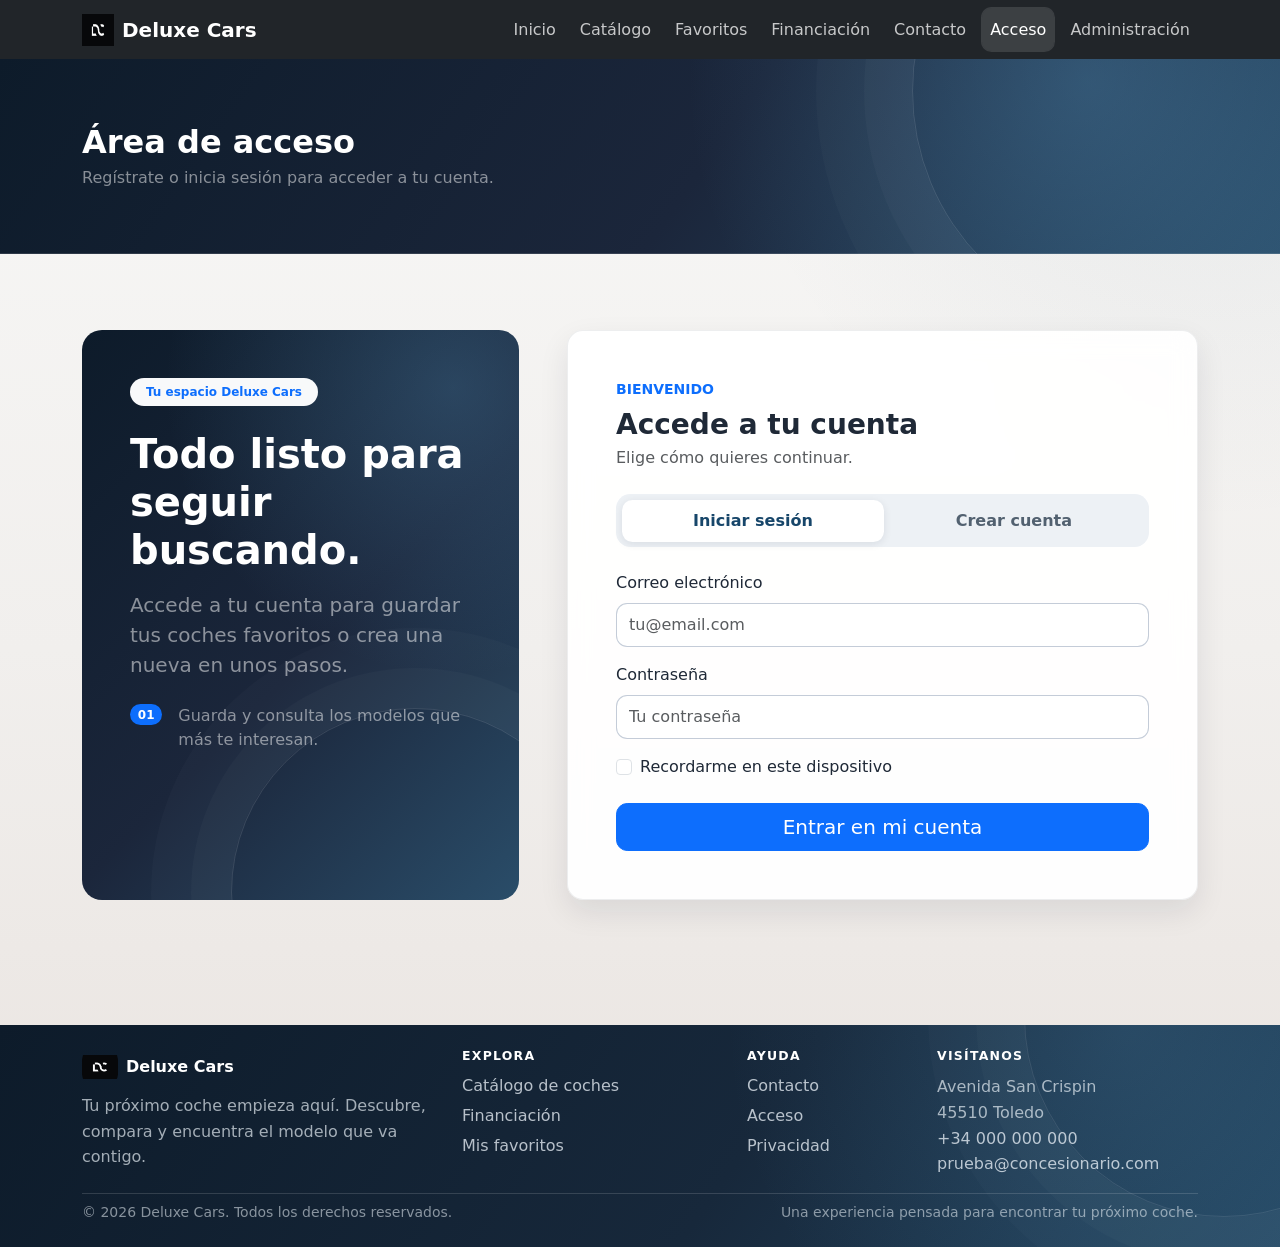
<file: src/acceso.html>
<!doctype html>
<html lang="es">
<head>
    <meta charset="utf-8">
    <meta name="viewport" content="width=device-width, initial-scale=1">
    <title>Acceso - Deluxe Cars</title>
    <link rel="icon" type="image/png" href="img/LogoDC.png">
    <link href="../css/bootstrap.min.css" rel="stylesheet">
    <link rel="stylesheet" href="acceso.css">
    <link rel="stylesheet" href="site.css">
</head>
<body>


<header class="access-hero py-4">
    <div class="container">
        <h1 class="h2 fw-bold mb-1">Área de acceso</h1>
        <p class="mb-0 text-white-50">Regístrate o inicia sesión para acceder a tu cuenta.</p>
    </div>
</header>

<main class="container access-main">
    <div class="row g-4 g-xl-5 align-items-stretch">
        <div class="col-lg-5">
            <section class="access-intro h-100">
                <div class="access-intro-content">
                    <span class="badge rounded-pill bg-light text-primary px-3 py-2 mb-4">Tu espacio Deluxe Cars</span>
                    <h2 class="display-6 fw-bold mb-3">Todo listo para seguir buscando.</h2>
                    <p class="lead text-white-50 mb-4">Accede a tu cuenta para guardar tus coches favoritos o crea una nueva en unos pasos.</p>
                    <div class="d-flex align-items-start gap-3 mb-3">
                        <span class="badge rounded-pill text-bg-primary">01</span>
                        <p class="mb-0 text-white-50">Guarda y consulta los modelos que más te interesan.</p>
                    </div>
                </div>
            </section>
        </div>
        <div class="col-lg-7">
            <section class="access-card p-4 p-md-5 h-100">
                <div id="accessView">
                    <div class="mb-4">
                        <p class="text-uppercase text-primary fw-bold small mb-2">Bienvenido</p>
                        <h2 class="h3 fw-bold mb-1">Accede a tu cuenta</h2>
                        <p class="text-muted mb-0">Elige cómo quieres continuar.</p>
                    </div>
                    <div class="nav nav-pills nav-fill access-tabs mb-4" role="group" aria-label="Tipo de acceso">
                        <button type="button" class="nav-link active" id="loginTab" aria-controls="loginForm"
                                aria-pressed="true" data-view="login">Iniciar sesión</button>
                        <button type="button" class="nav-link" id="registerTab" aria-controls="registerForm"
                                aria-pressed="false" data-view="register">Crear cuenta</button>
                    </div>

                    <form id="loginForm" aria-labelledby="loginTab">
                        <div class="mb-3">
                            <label for="loginEmail" class="form-label">Correo electrónico</label>
                            <input type="email" class="form-control" id="loginEmail" autocomplete="username"
                                   placeholder="tu@email.com" required>
                        </div>
                        <div class="mb-3">
                            <label for="loginPassword" class="form-label">Contraseña</label>
                            <input type="password" class="form-control" id="loginPassword"
                                   autocomplete="current-password" placeholder="Tu contraseña" required>
                        </div>
                        <div class="form-check mb-4">
                            <input class="form-check-input" type="checkbox" id="rememberMe">
                            <label class="form-check-label" for="rememberMe">Recordarme en este dispositivo</label>
                        </div>
                        <button type="submit" class="btn btn-primary btn-lg w-100">Entrar en mi cuenta</button>
                    </form>

                    <form id="registerForm" class="d-none" aria-labelledby="registerTab">
                        <p class="text-muted mb-3">Crea tu cuenta para guardar tus coches favoritos.</p>
                        <div class="mb-3">
                            <label for="registerName" class="form-label">Nombre</label>
                            <input type="text" class="form-control" id="registerName" autocomplete="name"
                                   placeholder="Tu nombre" maxlength="80" required>
                        </div>
                        <div class="mb-3">
                            <label for="registerEmail" class="form-label">Correo electrónico</label>
                            <input type="email" class="form-control" id="registerEmail" autocomplete="email"
                                   placeholder="tu@email.com" required>
                        </div>
                        <div class="mb-3">
                            <label for="registerPassword" class="form-label">Contraseña</label>
                            <input type="password" class="form-control" id="registerPassword" minlength="8"
                                   autocomplete="new-password" placeholder="Al menos 8 caracteres" required>
                            <div class="form-text">Debe tener al menos 8 caracteres.</div>
                        </div>
                        <button type="submit" class="btn btn-primary btn-lg w-100 mt-2">Crear mi cuenta</button>
                    </form>

                    <div id="feedback" class="alert d-none mt-4 mb-0" role="status" aria-live="polite"></div>
                </div>

                <div id="accountView" class="d-none">
                    <div class="d-flex flex-column flex-sm-row justify-content-between align-items-sm-start gap-3 mb-4">
                        <div>
                            <p class="text-uppercase text-primary fw-bold small mb-2">Espacio personal</p>
                            <h2 class="h3 fw-bold mb-1" id="welcomeTitle"></h2>
                            <p class="text-muted mb-0" id="accountDescription"></p>
                        </div>
                        <button id="logoutButton" type="button" class="btn btn-outline-secondary">Cerrar sesión</button>
                    </div>
                </div>
            </section>
        </div>
    </div>
</main>



<script src="../js/bootstrap.bundle.min.js"></script>
<script src="catalog-data.js"></script>
<script src="acceso.js"></script>
<script src="site.js"></script>
</body>
</html>
</file>
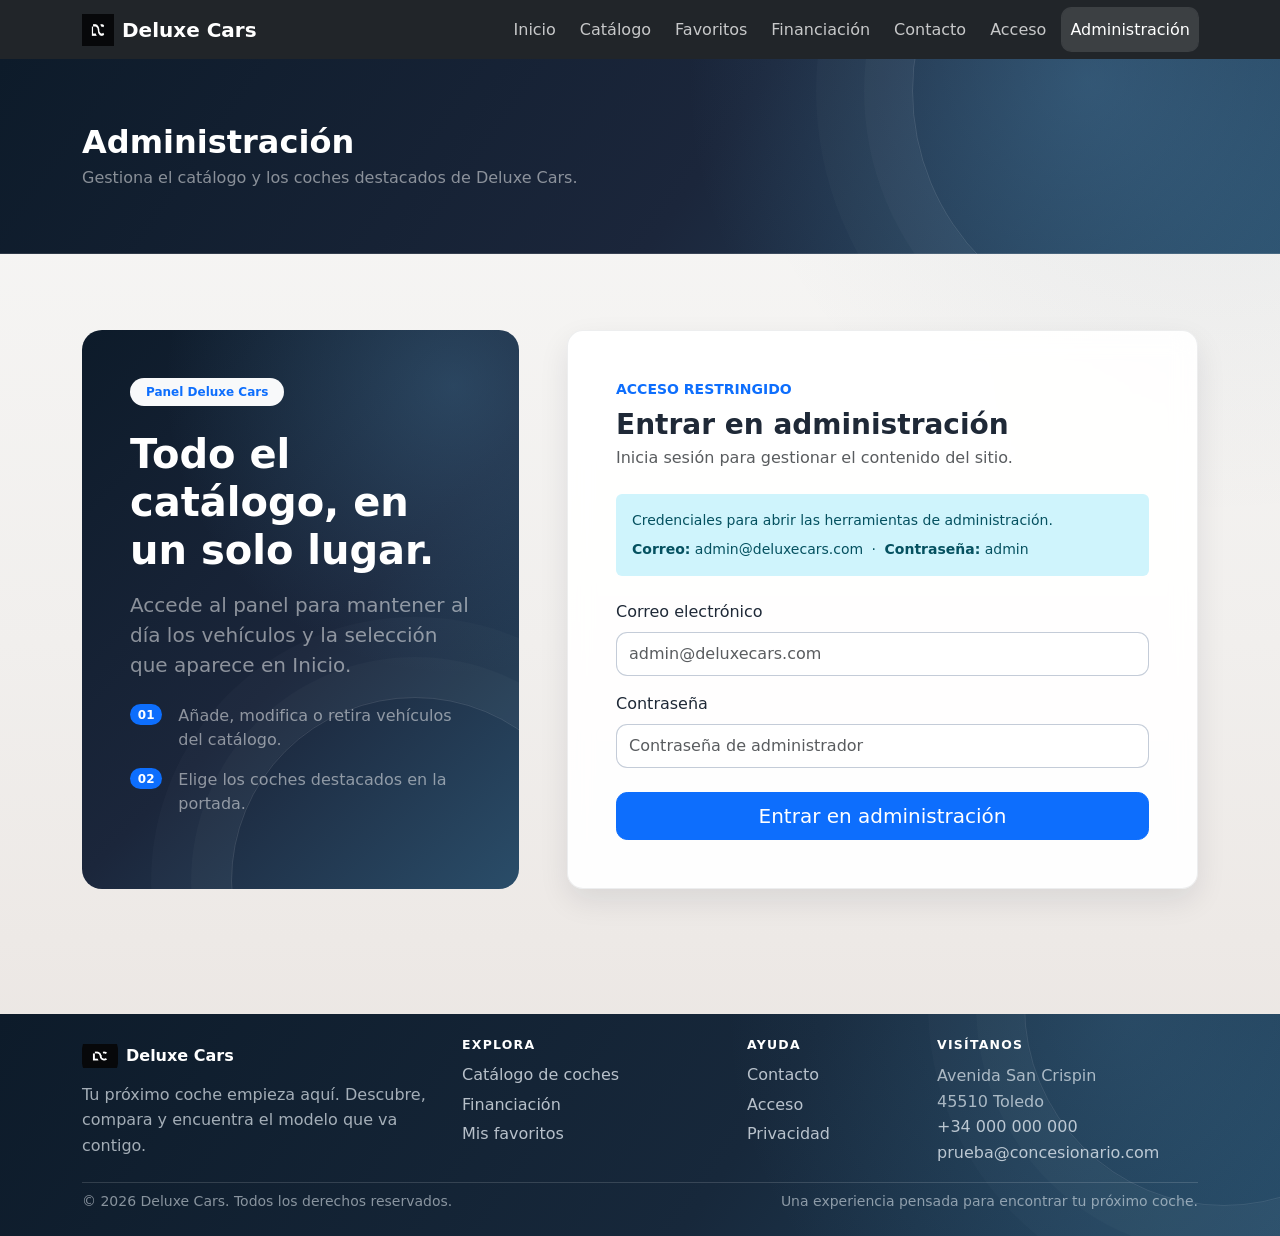
<file: src/admin.html>
<!doctype html>
<html lang="es">
<head>
    <meta charset="utf-8">
    <meta name="viewport" content="width=device-width, initial-scale=1">
    <title>Administración - Deluxe Cars</title>
    <link rel="icon" type="image/png" href="img/LogoDC.png">
    <link href="../css/bootstrap.min.css" rel="stylesheet">
    <link rel="stylesheet" href="acceso.css">
    <link rel="stylesheet" href="admin.css">
    <link rel="stylesheet" href="site.css">
</head>
<body>

<header class="access-hero py-4">
    <div class="container">
        <h1 class="h2 fw-bold mb-1">Administración</h1>
        <p class="mb-0 text-white-50">Gestiona el catálogo y los coches destacados de Deluxe Cars.</p>
    </div>
</header>

<main class="container access-main">
    <div id="accessView" class="row g-4 g-xl-5 align-items-stretch">
        <div class="col-lg-5">
            <section class="access-intro h-100">
                <div class="access-intro-content">
                    <span class="badge rounded-pill bg-light text-primary px-3 py-2 mb-4">Panel Deluxe Cars</span>
                    <h2 class="display-6 fw-bold mb-3">Todo el catálogo, en un solo lugar.</h2>
                    <p class="lead text-white-50 mb-4">Accede al panel para mantener al día los vehículos y la selección que aparece en Inicio.</p>
                    <div class="d-flex align-items-start gap-3 mb-3">
                        <span class="badge rounded-pill text-bg-primary">01</span>
                        <p class="mb-0 text-white-50">Añade, modifica o retira vehículos del catálogo.</p>
                    </div>
                    <div class="d-flex align-items-start gap-3">
                        <span class="badge rounded-pill text-bg-primary">02</span>
                        <p class="mb-0 text-white-50">Elige los coches destacados en la portada.</p>
                    </div>
                </div>
            </section>
        </div>
        <div class="col-lg-7">
            <section class="access-card p-4 p-md-5 h-100">
                <div class="mb-4">
                    <p class="text-uppercase text-primary fw-bold small mb-2">Acceso restringido</p>
                    <h2 class="h3 fw-bold mb-1">Entrar en administración</h2>
                    <p class="text-muted mb-0">Inicia sesión para gestionar el contenido del sitio.</p>
                </div>
                <form id="adminForm">
                    <div class="alert alert-info border-0 small mb-4" role="note">
                        Credenciales para abrir las herramientas de administración.
                        <div class="mt-2"><span class="fw-semibold">Correo:</span> admin@deluxecars.com <span class="mx-1">·</span> <span class="fw-semibold">Contraseña:</span> admin</div>
                    </div>
                    <div class="mb-3">
                        <label for="adminEmail" class="form-label">Correo electrónico</label>
                        <input type="email" class="form-control" id="adminEmail" autocomplete="username"
                               placeholder="admin@deluxecars.com" required>
                    </div>
                    <div class="mb-3">
                        <label for="adminPassword" class="form-label">Contraseña</label>
                        <input type="password" class="form-control" id="adminPassword"
                               autocomplete="current-password" placeholder="Contraseña de administrador" required>
                    </div>
                    <button type="submit" class="btn btn-primary btn-lg w-100 mt-2">Entrar en administración</button>
                </form>
                <div id="feedback" class="alert d-none mt-4 mb-0" role="status" aria-live="polite"></div>
            </section>
        </div>
    </div>

    <section id="accountView" class="access-card d-none p-4 p-md-5">
        <div class="d-flex flex-column flex-sm-row justify-content-between align-items-sm-start gap-3 mb-4">
            <div>
                <p class="text-uppercase text-primary fw-bold small mb-2">Panel Deluxe Cars</p>
                <h2 class="h3 fw-bold mb-1" id="welcomeTitle"></h2>
                <p class="text-muted mb-0" id="accountDescription"></p>
            </div>
            <button id="logoutButton" type="button" class="btn btn-outline-secondary">Cerrar sesión</button>
        </div>
        <div id="adminUsers" class="d-none">
            <div class="alert alert-primary d-flex align-items-start gap-2 mb-4" role="note">
                <span class="fw-bold" aria-hidden="true">i</span>
                <span>Los cambios se guardan en este navegador. Organiza el catálogo y la selección que aparece en Inicio desde sus apartados.</span>
            </div>
            <ul class="nav nav-tabs mb-4" id="adminToolsTabs" role="tablist">
                <li class="nav-item" role="presentation">
                    <button class="nav-link active fw-semibold" id="inventoryTab" data-bs-toggle="tab"
                            data-bs-target="#inventoryPanel" type="button" role="tab"
                            aria-controls="inventoryPanel" aria-selected="true">Catálogo</button>
                </li>
                <li class="nav-item" role="presentation">
                    <button class="nav-link fw-semibold" id="featuredTab" data-bs-toggle="tab"
                            data-bs-target="#featuredPanel" type="button" role="tab"
                            aria-controls="featuredPanel" aria-selected="false">Coches del inicio</button>
                </li>
            </ul>
            <div class="tab-content">
                <section class="tab-pane fade show active" id="inventoryPanel" role="tabpanel"
                         aria-labelledby="inventoryTab">
                    <div class="admin-section-card p-3 p-md-4">
                        <div class="d-flex flex-column flex-sm-row justify-content-between align-items-sm-center gap-2 mb-3">
                            <div>
                                <h3 class="h5 fw-bold mb-1">Gestionar catálogo</h3>
                                <p class="small text-muted mb-0">Añade vehículos nuevos o modifica los datos existentes.</p>
                            </div>
                            <button class="btn btn-primary" type="button" data-bs-toggle="collapse"
                                    data-bs-target="#carFormPanel" aria-expanded="false" aria-controls="carFormPanel">
                                Añadir coche
                            </button>
                        </div>
                        <div class="collapse mb-4" id="carFormPanel">
                            <div class="border rounded-3 bg-white p-3">
                                <h4 class="h6 fw-bold mb-3" id="carFormTitle">Datos del vehículo</h4>
                                <form id="addCarForm" class="row g-3">
                                    <input type="hidden" id="editingCarId">
                                    <div class="col-md-6">
                                        <label for="carName" class="form-label">Modelo</label>
                                        <input type="text" id="carName" class="form-control" maxlength="80" required>
                                    </div>
                                    <div class="col-md-3">
                                        <label for="carYear" class="form-label">Año</label>
                                        <input type="number" id="carYear" class="form-control" min="1900" max="2100" required>
                                    </div>
                                    <div class="col-md-3">
                                        <label for="carPrice" class="form-label">Precio (€)</label>
                                        <input type="number" id="carPrice" class="form-control" min="1" step="1" required>
                                    </div>
                                    <div class="col-12">
                                        <label for="carImage" class="form-label">Ruta o URL de imagen <span class="text-muted">(opcional)</span></label>
                                        <input type="text" id="carImage" class="form-control" maxlength="300"
                                               placeholder="img/mi-coche.png">
                                    </div>
                                    <div class="col-12">
                                        <label for="carDescription" class="form-label">Descripción</label>
                                        <textarea id="carDescription" class="form-control" rows="2" maxlength="500"
                                                  placeholder="Gasolina · Sedán · Sport"></textarea>
                                    </div>
                                    <div class="col-md-6">
                                        <label for="carSpecs" class="form-label">Ficha técnica</label>
                                        <textarea id="carSpecs" class="form-control" rows="3" maxlength="1000"
                                                  placeholder="Un dato por línea, por ejemplo: Motor: 2.0 TFSI"></textarea>
                                    </div>
                                    <div class="col-md-6">
                                        <label for="carTags" class="form-label">Etiquetas</label>
                                        <input type="text" id="carTags" class="form-control" maxlength="250"
                                               placeholder="Deportivo, Premium, Tecnología">
                                        <div class="form-text">Separa las etiquetas con comas.</div>
                                    </div>
                                    <div class="col-12 d-flex flex-wrap gap-2">
                                        <button id="saveCarButton" type="submit" class="btn btn-primary">Guardar coche</button>
                                        <button id="cancelCarEdit" type="button" class="btn btn-outline-secondary d-none">Cancelar edición</button>
                                    </div>
                                </form>
                            </div>
                        </div>
                        <div id="carFeedback" class="alert d-none" role="status" aria-live="polite"></div>
                        <div class="d-flex justify-content-between align-items-center mb-2">
                            <h4 class="h6 fw-bold mb-0">Vehículos disponibles</h4>
                            <span class="small text-muted">Editar o retirar un coche</span>
                        </div>
                        <div class="table-responsive admin-table-wrap">
                            <table class="table table-hover align-middle mb-0">
                                <thead class="table-light"><tr><th>Modelo</th><th>Año</th><th>Precio</th><th class="text-end">Acciones</th></tr></thead>
                                <tbody id="carList"></tbody>
                            </table>
                        </div>
                    </div>
                </section>
                <section class="tab-pane fade" id="featuredPanel" role="tabpanel"
                         aria-labelledby="featuredTab">
                    <div class="admin-section-card p-3 p-md-4">
                        <div class="mb-3">
                            <h3 class="h5 fw-bold mb-1">Selección de Inicio</h3>
                            <p class="small text-muted mb-0">Marca los vehículos que quieras destacar en la portada. Puedes incluir coches añadidos al catálogo.</p>
                        </div>
                        <div id="homeCarList" class="row g-2 mb-3"></div>
                        <div class="border-top pt-3 d-flex flex-column flex-sm-row justify-content-between align-items-sm-center gap-2">
                            <span class="small text-muted">La selección se guarda en este navegador.</span>
                            <button id="saveHomeCars" type="button" class="btn btn-primary">Guardar selección</button>
                        </div>
                        <div id="homeFeedback" class="alert d-none mt-3 mb-0" role="status" aria-live="polite"></div>
                    </div>
                </section>
            </div>
        </div>
    </section>
</main>

<script src="../js/bootstrap.bundle.min.js"></script>
<script src="catalog-data.js"></script>
<script src="admin.js"></script>
<script src="site.js"></script>
</body>
</html>
</file>
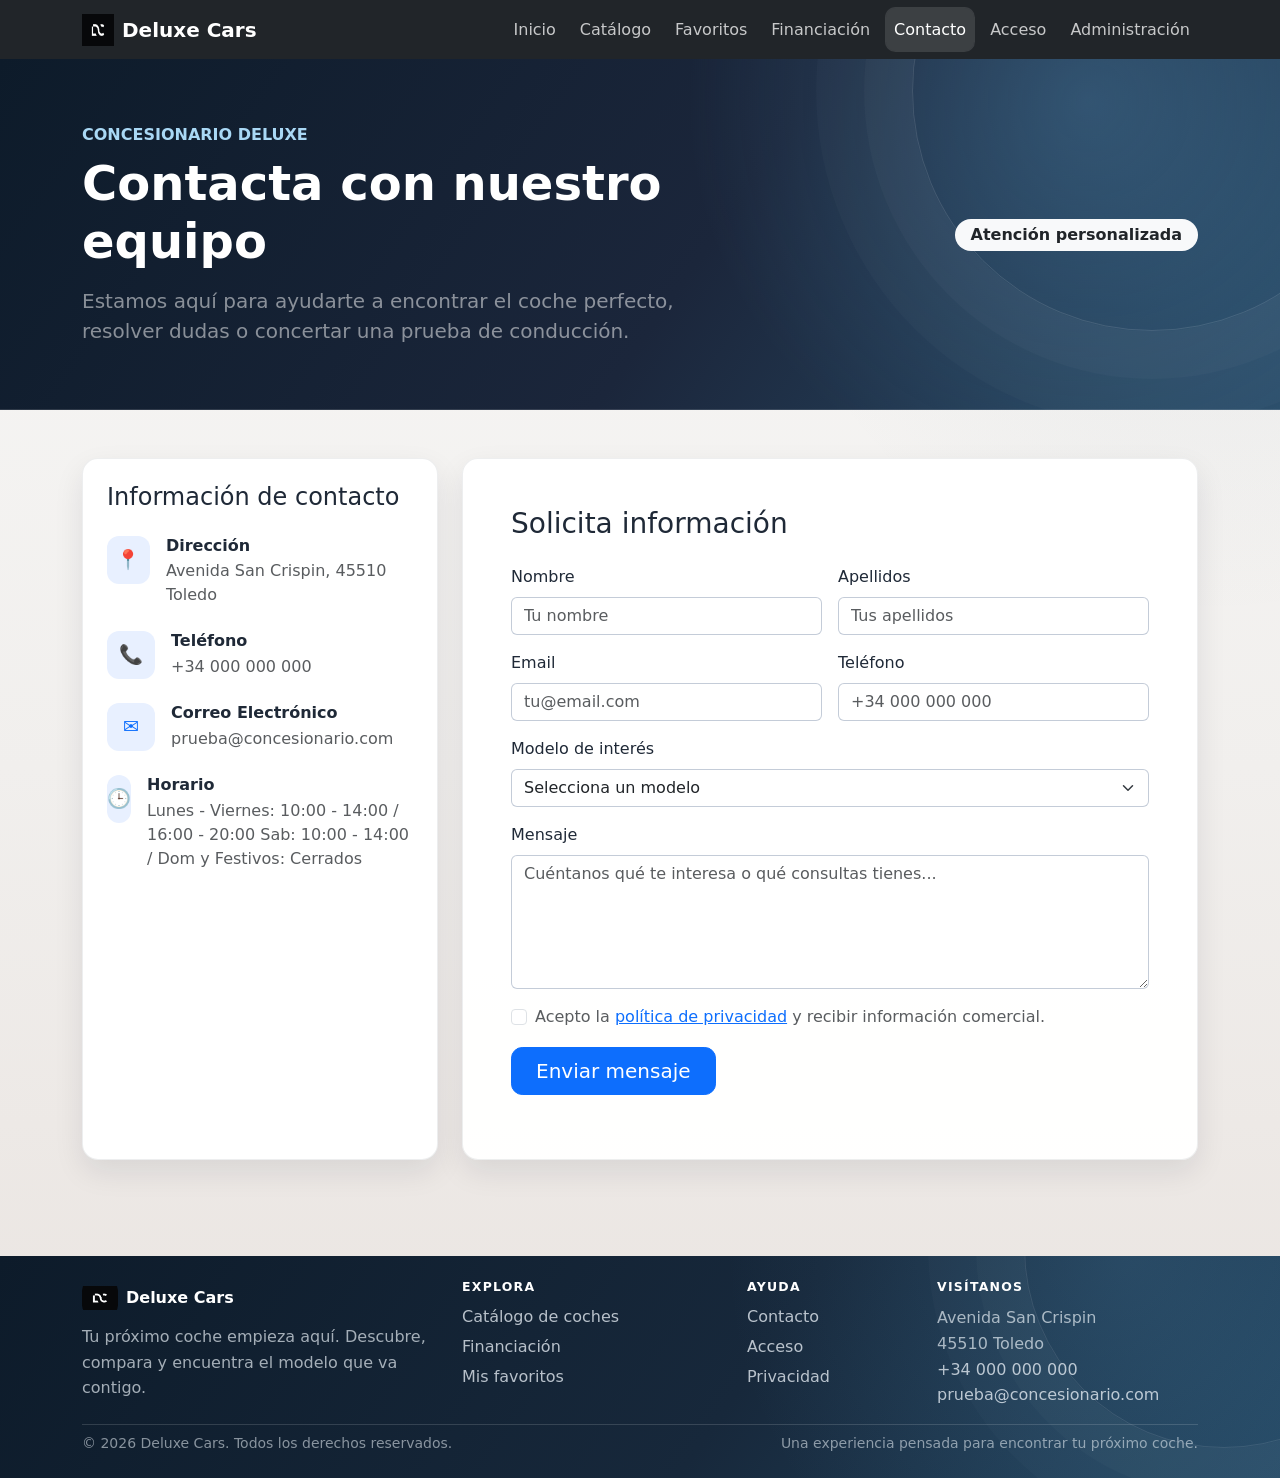
<file: src/contacto.html>
<!DOCTYPE html>
<html lang="es">
<head>
    <meta charset="UTF-8">
    <meta name="viewport" content="width=device-width, initial-scale=1.0">
    <title>Contacto - Concesionario</title>
    <link rel="icon" type="image/png" href="img/LogoDC.png">
    <link href="../css/bootstrap.min.css" rel="stylesheet">
    <link rel="stylesheet" href="contacto.css">
    <link rel="stylesheet" href="site.css">
</head>
<body>


<header class="contact-hero py-5">
    <div class="container">
        <div class="row align-items-center">
            <div class="col-lg-7">
                <p class="text-uppercase fw-semibold mb-2 text-primary-emphasis">Concesionario Deluxe</p>
                <h1 class="display-5 fw-bold mb-3">Contacta con nuestro equipo</h1>
                <p class="lead mb-0 text-white-50">
                    Estamos aquí para ayudarte a encontrar el coche perfecto, resolver dudas o concertar una prueba de
                    conducción.
                </p>
            </div>
            <div class="col-lg-5 text-lg-end mt-4 mt-lg-0">
                <span class="badge bg-light text-dark px-3 py-2 rounded-pill fs-6">Atención personalizada</span>
            </div>
        </div>
    </div>
</header>

<main class="container my-5">
    <div class="row g-4">
        <div class="col-lg-4">
            <div class="info-card p-4 h-100">
                <h3 class="h4 mb-4">Información de contacto</h3>

                <div class="d-flex align-items-start mb-4">
                    <div class="icon-box me-3">📍</div>
                    <div>
                        <h6 class="mb-1 fw-bold">Dirección</h6>
                        <p class="mb-0 text-muted">Avenida San Crispin, 45510 Toledo</p>
                    </div>
                </div>

                <div class="d-flex align-items-start mb-4">
                    <div class="icon-box me-3">📞</div>
                    <div>
                        <h6 class="mb-1 fw-bold">Teléfono</h6>
                        <p class="mb-0 text-muted">+34 000 000 000</p>
                    </div>
                </div>

                <div class="d-flex align-items-start mb-4">
                    <div class="icon-box me-3">✉️</div>
                    <div>
                        <h6 class="mb-1 fw-bold">Correo Electrónico</h6>
                        <p class="mb-0 text-muted">prueba@concesionario.com</p>
                    </div>
                </div>

                <div class="d-flex align-items-start">
                    <div class="icon-box me-3">🕒</div>
                    <div>
                        <h6 class="mb-1 fw-bold">Horario</h6>
                        <p class="mb-0 text-muted">Lunes - Viernes: 10:00 - 14:00 / 16:00 - 20:00
                            Sab: 10:00 - 14:00 / Dom y Festivos: Cerrados
                        </p>
                    </div>
                </div>
            </div>
        </div>

        <div class="col-lg-8">
            <div class="form-card p-4 p-md-5">
                <h2 class="h3 mb-4">Solicita información</h2>
                <form id="contactForm">
                    <div class="row g-3">
                        <div class="col-md-6">
                            <label for="nombre" class="form-label">Nombre</label>
                            <input type="text" class="form-control" id="nombre" placeholder="Tu nombre" required>
                        </div>
                        <div class="col-md-6">
                            <label for="apellidos" class="form-label">Apellidos</label>
                            <input type="text" class="form-control" id="apellidos" placeholder="Tus apellidos" required>
                        </div>
                        <div class="col-md-6">
                            <label for="email" class="form-label">Email</label>
                            <input type="email" class="form-control" id="email" placeholder="tu@email.com" required>
                        </div>
                        <div class="col-md-6">
                            <label for="telefono" class="form-label">Teléfono</label>
                            <input type="tel" class="form-control" id="telefono" placeholder="+34 000 000 000"
                                   inputmode="numeric" pattern="[0-9]*" maxlength="9">
                        </div>
                        <div class="col-12">
                            <label for="interes" class="form-label">Modelo de interés</label>
                            <select class="form-select" id="interes" required>
                                <option value="" selected disabled>Selecciona un modelo</option>
                                <option>Seat León FR</option>
                                <option>Ford Mustang</option>
                                <option>Audi Q5</option>
                                <option>BMW Serie 3</option>
                                <option>BMW M3</option>
                                <option>Mercedes C-Class</option>
                                <option>Volkswagen Golf GTI</option>
                                <option>Volkswagen Golf TSI</option>
                                <option>Otro</option>
                            </select>
                        </div>
                        <div class="col-12">
                            <label for="mensaje" class="form-label">Mensaje</label>
                            <textarea class="form-control" id="mensaje" rows="5"
                                      placeholder="Cuéntanos qué te interesa o qué consultas tienes..."></textarea>
                        </div>
                        <div class="col-12">
                            <div class="form-check">
                                <input class="form-check-input" type="checkbox" id="privacidad" required
                                       oninvalid="this.setCustomValidity('Debes aceptar la política de privacidad antes de hacer la solicitud.')"
                                       oninput="this.setCustomValidity('')">
                                <label class="form-check-label text-muted" for="privacidad">
                                    Acepto la <a href="politica-privacidad.html">política de privacidad</a> y recibir información comercial.
                                </label>
                            </div>
                        </div>
                        <div class="col-12 mt-3">
                            <button type="submit" class="btn btn-primary btn-lg px-4">Enviar mensaje</button>
                        </div>
                        <div class="col-12">
                            <div id="contactFeedback" class="alert alert-success d-none mb-0" role="status" aria-live="polite"></div>
                        </div>
                    </div>
                </form>
            </div>
        </div>
    </div>
</main>



<script src="../js/bootstrap.bundle.min.js"></script>
<script src="contacto.js"></script>
<script src="site.js"></script>
</body>
</html>
</file>
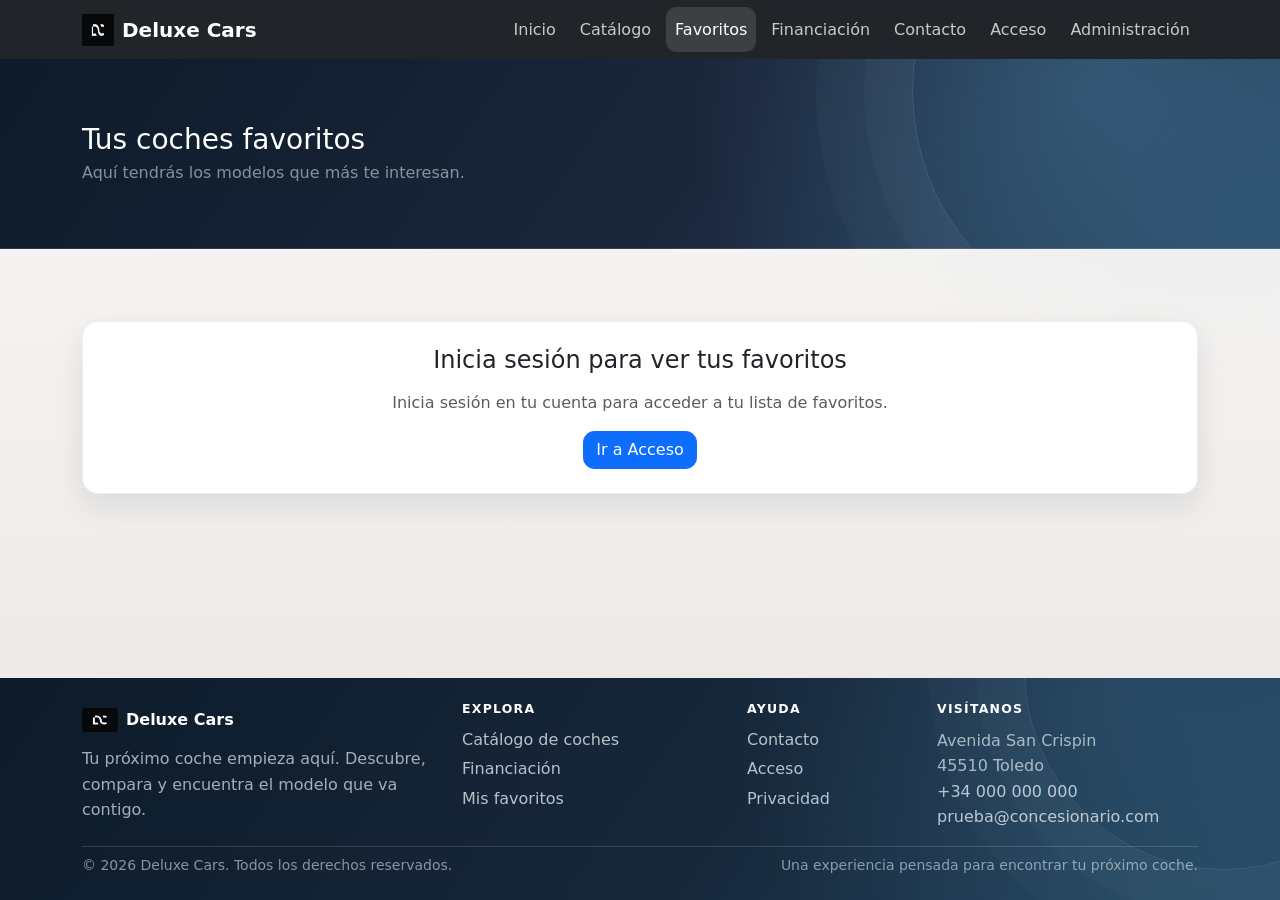
<file: src/favoritos.html>
<!DOCTYPE html>
<html lang="es">
<head>
    <meta charset="UTF-8">
    <meta name="viewport" content="width=device-width, initial-scale=1.0">
    <title>Favoritos - Concesionario</title>
    <link rel="icon" type="image/png" href="img/LogoDC.png">
    <link href="../css/bootstrap.min.css" rel="stylesheet">
    <link href="watermark.css" rel="stylesheet">
    <link rel="stylesheet" href="favoritos.css">
    <link rel="stylesheet" href="site.css">
</head>
<body>


<header class="catalog-hero py-4 mb-4">
    <div class="container">
        <h1 class="h3 mb-1">Tus coches favoritos</h1>
        <p class="mb-0 text-white-50">Aquí tendrás los modelos que más te interesan.</p>
    </div>
</header>

<main class="container my-5">
    <div id="loginNotice" class="card p-4 text-center d-none">
        <h2 class="h4 mb-3">Inicia sesión para ver tus favoritos</h2>
        <p class="text-muted">Inicia sesión en tu cuenta para acceder a tu lista de favoritos.</p>
        <a href="acceso.html" class="btn btn-primary align-self-center">Ir a Acceso</a>
    </div>
    <div id="emptyNotice" class="card p-4 text-center d-none">
        <h2 class="h4 mb-3">Todavía no tienes favoritos</h2>
        <p class="text-muted">Guarda los coches que te gusten desde el catálogo para consultarlos aquí.</p>
        <a href="modelos.html" class="btn btn-primary align-self-center">Ver catálogo</a>
    </div>
    <div id="favoritesGrid" class="row g-4"></div>
</main>

<template id="favoriteCardTemplate">
    <div class="col-sm-6 col-lg-4">
        <div class="card h-100">
            <img class="card-img-top" alt="">
            <div class="card-body d-flex flex-column">
                <div class="d-flex justify-content-between align-items-center mb-2">
                    <h2 class="h5 mb-0"></h2>
                    <span class="badge text-bg-primary"></span>
                </div>
                <p class="text-muted mb-2"></p>
                <div class="mb-3"></div>
                <p class="text-primary fw-bold mt-auto mb-3"></p>
                <button type="button" class="btn btn-outline-danger btn-sm favorite-button align-self-start"
                        title="Quitar de favoritos">♥</button>
            </div>
        </div>
    </div>
</template>


<script src="../js/bootstrap.bundle.min.js"></script>
<script src="watermark.js"></script>
<script src="favoritos.js"></script>
<script src="site.js"></script>
</body>
</html>
</file>
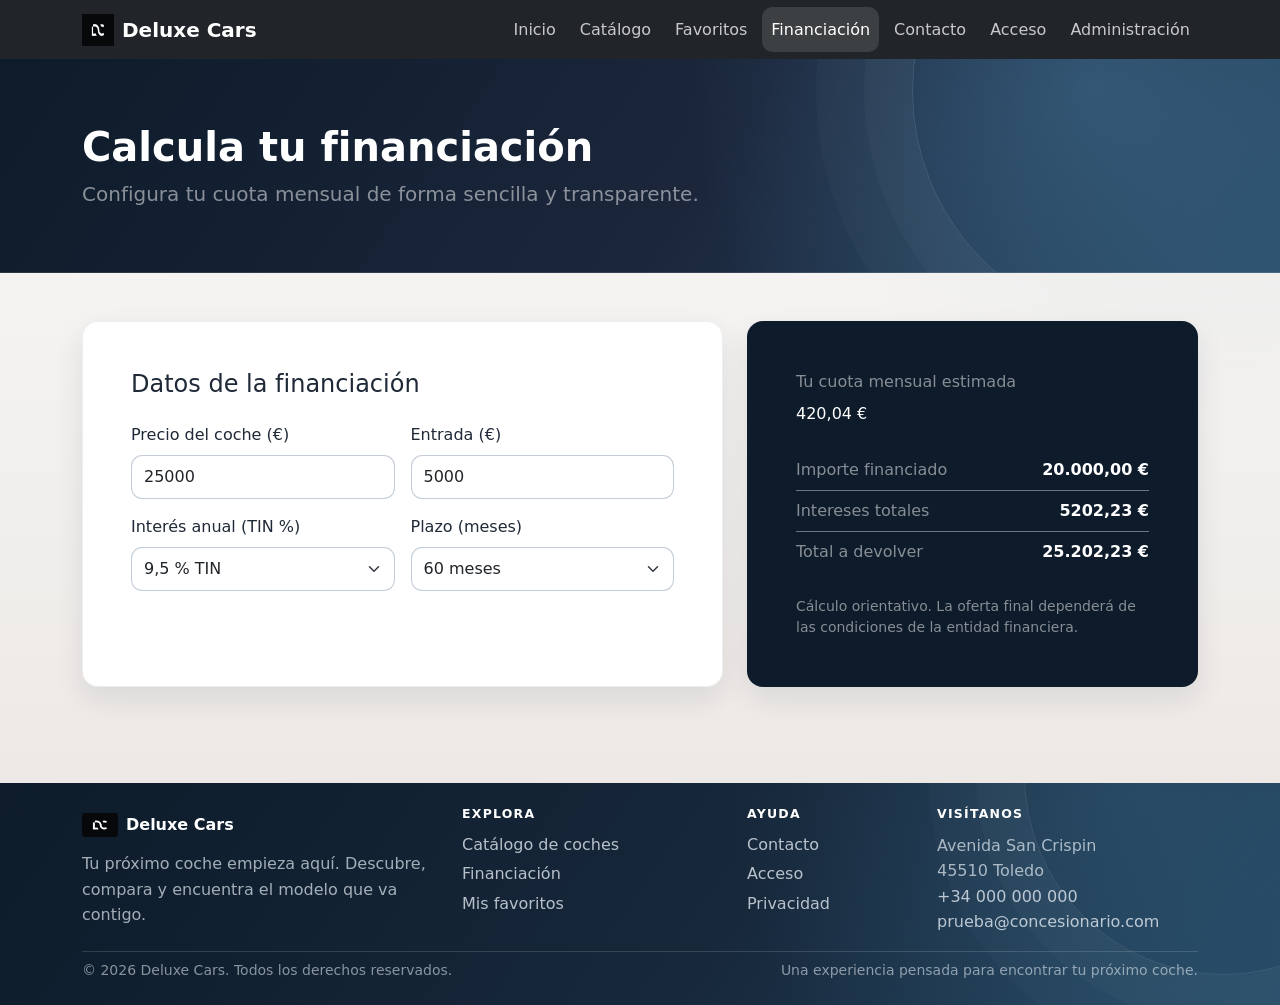
<file: src/financiacion.html>
<!doctype html>
<html lang="es">
<head>
    <meta charset="utf-8">
    <meta name="viewport" content="width=device-width, initial-scale=1">
    <title>Financiación - Deluxe Cars</title>
    <link rel="icon" type="image/png" href="img/LogoDC.png">
    <link href="../css/bootstrap.min.css" rel="stylesheet">
    <link rel="stylesheet" href="financiacion.css">
    <link rel="stylesheet" href="site.css">
</head>
<body>


<header class="finance-hero py-5">
    <div class="container">
        <h1 class="display-6 fw-bold mb-2">Calcula tu financiación</h1>
        <p class="lead mb-0 text-white-50">Configura tu cuota mensual de forma sencilla y transparente.</p>
    </div>
</header>

<main class="container my-5">
    <div class="row g-4 align-items-stretch">
        <div class="col-lg-7">
            <section class="finance-card p-4 p-md-5 h-100">
                <h2 class="h4 mb-4">Datos de la financiación</h2>
                <form id="financeForm">
                    <div class="row g-3">
                        <div class="col-md-6">
                            <label for="price" class="form-label">Precio del coche (€)</label>
                            <input type="number" class="form-control" id="price" min="1" step="100" value="25000" required>
                        </div>
                        <div class="col-md-6">
                            <label for="downPayment" class="form-label">Entrada (€)</label>
                            <input type="number" class="form-control" id="downPayment" min="0" step="100" value="5000" required>
                        </div>
                        <div class="col-md-6">
                            <label for="rate" class="form-label">Interés anual (TIN %)</label>
                            <select class="form-select" id="rate" required>
                                <option value="6.5">6,5 % TIN</option>
                                <option value="9.5" selected>9,5 % TIN</option>
                            </select>
                        </div>
                        <div class="col-md-6">
                            <label for="months" class="form-label">Plazo (meses)</label>
                            <select class="form-select" id="months" required>
                                <option value="12">12 meses</option>
                                <option value="24">24 meses</option>
                                <option value="36">36 meses</option>
                                <option value="48">48 meses</option>
                                <option value="60" selected>60 meses</option>
                                <option value="72">72 meses</option>
                                <option value="84">84 meses</option>
                                <option value="96">96 meses</option>
                                <option value="108">108 meses</option>
                                <option value="120">120 meses (máximo)</option>
                            </select>
                        </div>
                    </div>
                    <div id="formError" class="alert alert-danger mt-4 d-none" role="alert"></div>
                </form>
            </section>
        </div>

        <div class="col-lg-5">
            <section class="result-card p-4 p-md-5 h-100 d-flex flex-column justify-content-center">
                <p class="text-white-50 mb-2">Tu cuota mensual estimada</p>
                <div id="monthlyPayment" class="result-main mb-4">0,00 €</div>
                <div class="d-flex justify-content-between border-bottom border-secondary py-2">
                    <span class="text-white-50">Importe financiado</span>
                    <strong id="financedAmount">0,00 €</strong>
                </div>
                <div class="d-flex justify-content-between border-bottom border-secondary py-2">
                    <span class="text-white-50">Intereses totales</span>
                    <strong id="totalInterest">0,00 €</strong>
                </div>
                <div class="d-flex justify-content-between py-2">
                    <span class="text-white-50">Total a devolver</span>
                    <strong id="totalPayment">0,00 €</strong>
                </div>
                <small class="text-white-50 mt-4">Cálculo orientativo. La oferta final dependerá de las condiciones de la entidad financiera.</small>
            </section>
        </div>
    </div>
</main>



<script src="../js/bootstrap.bundle.min.js"></script>
<script src="financiacion.js"></script>
<script src="site.js"></script>
</body>
</html>
</file>
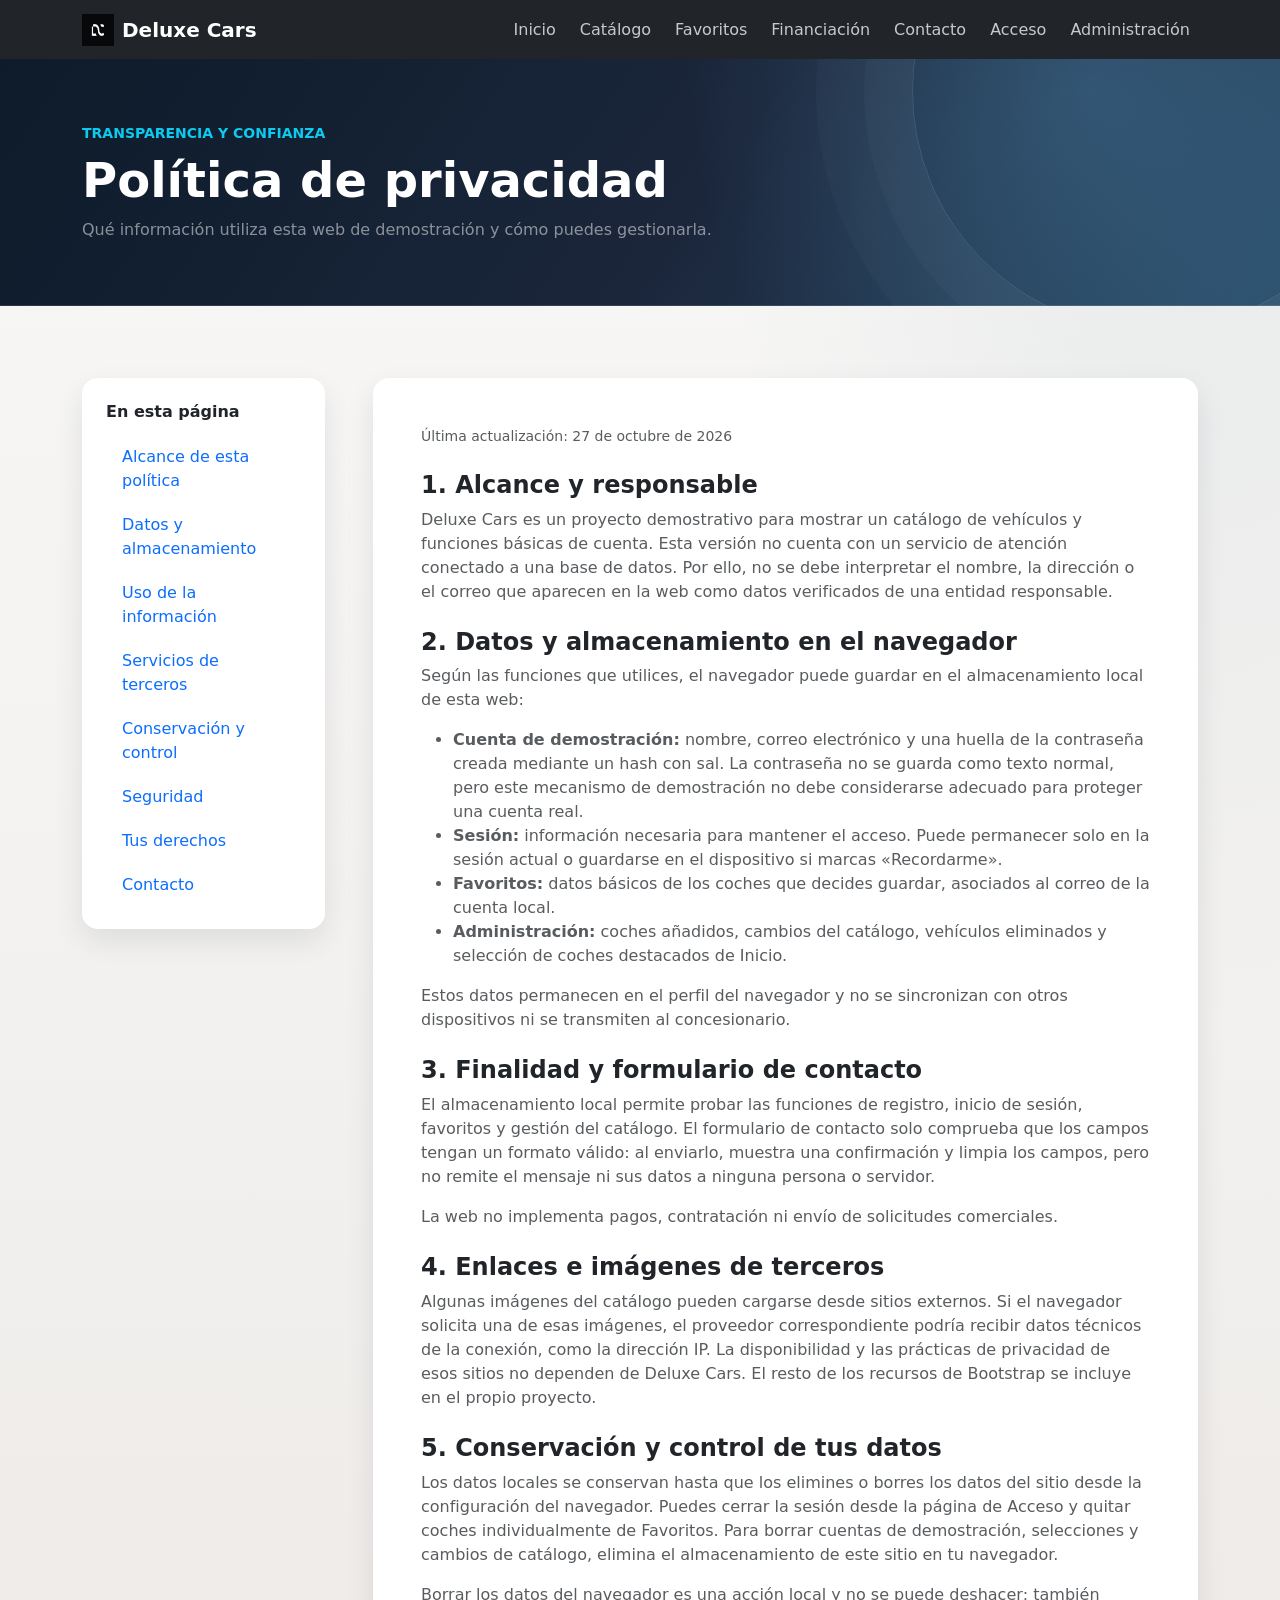
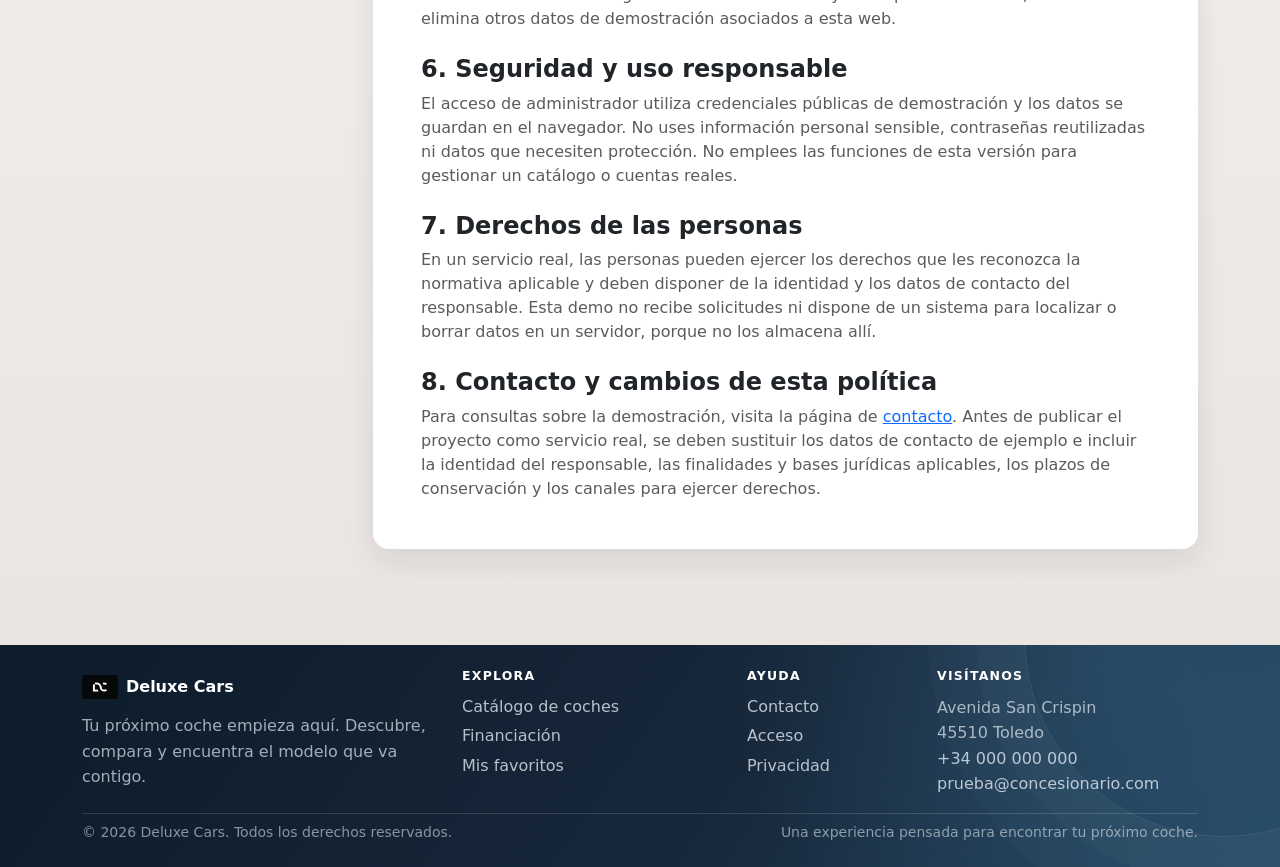
<file: src/politica-privacidad.html>
<!DOCTYPE html>
<html lang="es">
<head>
    <meta charset="UTF-8">
    <meta name="viewport" content="width=device-width, initial-scale=1.0">
    <title>Política de privacidad</title>
    <link rel="icon" type="image/png" href="img/LogoDC.png">
    <link href="../css/bootstrap.min.css" rel="stylesheet">
    <link rel="stylesheet" href="politica-privacidad.css">
    <link rel="stylesheet" href="site.css">
</head>
<body>


<header class="catalog-hero py-4 mb-4">
    <div class="container">
        <p class="text-uppercase fw-semibold small mb-2 text-info">Transparencia y confianza</p>
        <h1 class="display-5 fw-bold mb-2">Política de privacidad</h1>
        <p class="mb-0 text-white-50">Qué información utiliza esta web de demostración y cómo puedes gestionarla.</p>
    </div>
</header>

<main class="container my-5">
    <div class="row g-4 g-lg-5">
        <aside class="col-lg-3">
            <nav class="card border-0 p-3 p-lg-4 position-sticky privacy-nav"
                 aria-label="Secciones de la política de privacidad">
                <h2 class="h6 fw-bold mb-3">En esta página</h2>
                <div class="nav nav-pills flex-column gap-1">
                    <a class="nav-link" href="#alcance">Alcance de esta política</a>
                    <a class="nav-link" href="#datos">Datos y almacenamiento</a>
                    <a class="nav-link" href="#finalidad">Uso de la información</a>
                    <a class="nav-link" href="#terceros">Servicios de terceros</a>
                    <a class="nav-link" href="#conservacion">Conservación y control</a>
                    <a class="nav-link" href="#seguridad">Seguridad</a>
                    <a class="nav-link" href="#derechos">Tus derechos</a>
                    <a class="nav-link" href="#contacto-privacidad">Contacto</a>
                </div>
            </nav>
        </aside>
        <div class="col-lg-9">

            <article class="card border-0 p-4 p-md-5">
                <p class="small text-muted mb-4">Última actualización: 27 de octubre de 2026</p>

                <section id="alcance" class="mb-4">
                    <h2 class="h4 fw-bold">1. Alcance y responsable</h2>
                    <p class="text-muted mb-0">Deluxe Cars es un proyecto demostrativo para mostrar un catálogo de vehículos y funciones básicas de cuenta. Esta versión no cuenta con un servicio de atención conectado a una base de datos. Por ello, no se debe interpretar el nombre, la dirección o el correo que aparecen en la web como datos verificados de una entidad responsable.</p>
                </section>

                <section id="datos" class="mb-4">
                    <h2 class="h4 fw-bold">2. Datos y almacenamiento en el navegador</h2>
                    <p class="text-muted">Según las funciones que utilices, el navegador puede guardar en el almacenamiento local de esta web:</p>
                    <ul class="text-muted">
                        <li><strong>Cuenta de demostración:</strong> nombre, correo electrónico y una huella de la contraseña creada mediante un hash con sal. La contraseña no se guarda como texto normal, pero este mecanismo de demostración no debe considerarse adecuado para proteger una cuenta real.</li>
                        <li><strong>Sesión:</strong> información necesaria para mantener el acceso. Puede permanecer solo en la sesión actual o guardarse en el dispositivo si marcas «Recordarme».</li>
                        <li><strong>Favoritos:</strong> datos básicos de los coches que decides guardar, asociados al correo de la cuenta local.</li>
                        <li><strong>Administración:</strong> coches añadidos, cambios del catálogo, vehículos eliminados y selección de coches destacados de Inicio.</li>
                    </ul>
                    <p class="text-muted mb-0">Estos datos permanecen en el perfil del navegador y no se sincronizan con otros dispositivos ni se transmiten al concesionario.</p>
                </section>

                <section id="finalidad" class="mb-4">
                    <h2 class="h4 fw-bold">3. Finalidad y formulario de contacto</h2>
                    <p class="text-muted">El almacenamiento local permite probar las funciones de registro, inicio de sesión, favoritos y gestión del catálogo. El formulario de contacto solo comprueba que los campos tengan un formato válido: al enviarlo, muestra una confirmación y limpia los campos, pero no remite el mensaje ni sus datos a ninguna persona o servidor.</p>
                    <p class="text-muted mb-0">La web no implementa pagos, contratación ni envío de solicitudes comerciales.</p>
                </section>

                <section id="terceros" class="mb-4">
                    <h2 class="h4 fw-bold">4. Enlaces e imágenes de terceros</h2>
                    <p class="text-muted mb-0">Algunas imágenes del catálogo pueden cargarse desde sitios externos. Si el navegador solicita una de esas imágenes, el proveedor correspondiente podría recibir datos técnicos de la conexión, como la dirección IP. La disponibilidad y las prácticas de privacidad de esos sitios no dependen de Deluxe Cars. El resto de los recursos de Bootstrap se incluye en el propio proyecto.</p>
                </section>

                <section id="conservacion" class="mb-4">
                    <h2 class="h4 fw-bold">5. Conservación y control de tus datos</h2>
                    <p class="text-muted">Los datos locales se conservan hasta que los elimines o borres los datos del sitio desde la configuración del navegador. Puedes cerrar la sesión desde la página de Acceso y quitar coches individualmente de Favoritos. Para borrar cuentas de demostración, selecciones y cambios de catálogo, elimina el almacenamiento de este sitio en tu navegador.</p>
                    <p class="text-muted mb-0">Borrar los datos del navegador es una acción local y no se puede deshacer; también elimina otros datos de demostración asociados a esta web.</p>
                </section>

                <section id="seguridad" class="mb-4">
                    <h2 class="h4 fw-bold">6. Seguridad y uso responsable</h2>
                    <p class="text-muted mb-0">El acceso de administrador utiliza credenciales públicas de demostración y los datos se guardan en el navegador. No uses información personal sensible, contraseñas reutilizadas ni datos que necesiten protección. No emplees las funciones de esta versión para gestionar un catálogo o cuentas reales.</p>
                </section>

                <section id="derechos" class="mb-4">
                    <h2 class="h4 fw-bold">7. Derechos de las personas</h2>
                    <p class="text-muted mb-0">En un servicio real, las personas pueden ejercer los derechos que les reconozca la normativa aplicable y deben disponer de la identidad y los datos de contacto del responsable. Esta demo no recibe solicitudes ni dispone de un sistema para localizar o borrar datos en un servidor, porque no los almacena allí.</p>
                </section>

                <section id="contacto-privacidad">
                    <h2 class="h4 fw-bold">8. Contacto y cambios de esta política</h2>
                    <p class="text-muted mb-0">Para consultas sobre la demostración, visita la página de <a href="contacto.html">contacto</a>. Antes de publicar el proyecto como servicio real, se deben sustituir los datos de contacto de ejemplo e incluir la identidad del responsable, las finalidades y bases jurídicas aplicables, los plazos de conservación y los canales para ejercer derechos.</p>
                </section>
            </article>
        </div>
    </div>
</main>



<script src="../js/bootstrap.bundle.min.js"></script>
<script src="site.js"></script>
</body>
</html>
</file>
<file: src/acceso.css>
.access-main {
    padding-block: clamp(2.5rem, 6vw, 5rem);
}

.access-intro {
    position: relative;
    overflow: hidden;
    min-height: 100%;
    padding: clamp(1.75rem, 4vw, 3rem);
    border-radius: 1.25rem;
    color: #fff;
    background:
        radial-gradient(circle at 85% 10%, rgba(86, 148, 190, 0.3), transparent 18rem),
        linear-gradient(135deg, #0d1b2a, #1b263b 55%, #2a4d69);
}

.access-intro::after {
    position: absolute;
    right: -5rem;
    bottom: -11rem;
    width: 23rem;
    height: 23rem;
    border: 1px solid rgba(255, 255, 255, 0.12);
    border-radius: 50%;
    content: "";
    box-shadow: 0 0 0 2.5rem rgba(255, 255, 255, 0.025), 0 0 0 5rem rgba(255, 255, 255, 0.02);
    pointer-events: none;
}

.access-intro-content {
    position: relative;
    z-index: 1;
}

.access-card {
    background: rgba(255, 255, 255, 0.94);
    backdrop-filter: blur(12px);
}

.form-control {
    border-radius: 0.7rem;
    min-height: 44px;
}

.access-tabs {
    padding: 0.35rem;
    border-radius: 0.9rem;
    background: #edf1f5;
}

.access-tabs .nav-link {
    min-height: 42px;
    border-radius: 0.65rem;
    color: #526170;
    font-weight: 600;
}

.access-tabs .nav-link.active {
    color: #17466a;
    background: #fff;
    box-shadow: 0 2px 8px rgba(15, 23, 42, 0.09);
}
</file>
<file: src/site.css>
html,
body {
    min-height: 100%;
}

:root {
    --dc-navy: #0d1b2a;
    --dc-blue: #2a4d69;
    --dc-card-shadow: 0 12px 30px rgba(15, 23, 42, 0.09);
}

body {
    display: flex;
    flex-direction: column;
    min-height: 100vh;
    color: #1f2937;
    background:
        radial-gradient(ellipse at 95% 0%, rgba(42, 77, 105, 0.08), transparent 32rem),
        linear-gradient(180deg, #f8f8f7 0%, #f1efed 52%, #e9e3df 100%);
}

main {
    flex: 1;
}

.catalog-hero,
.finance-hero,
.contact-hero,
.access-hero {
    position: relative;
    overflow: hidden;
    color: #fff;
    background:
        radial-gradient(circle at 85% 12%, rgba(86, 148, 190, 0.32), transparent 25rem),
        linear-gradient(125deg, var(--dc-navy) 0%, #1b263b 55%, var(--dc-blue) 100%);
    box-shadow: inset 0 -1px 0 rgba(255, 255, 255, 0.12);
}

.catalog-hero::after,
.finance-hero::after,
.contact-hero::after,
.access-hero::after {
    position: absolute;
    top: -13rem;
    right: -7rem;
    width: 30rem;
    height: 30rem;
    border: 1px solid rgba(255, 255, 255, 0.12);
    border-radius: 50%;
    content: "";
    box-shadow: 0 0 0 3rem rgba(255, 255, 255, 0.025), 0 0 0 6rem rgba(255, 255, 255, 0.02);
    pointer-events: none;
}

.catalog-hero > .container,
.finance-hero > .container,
.contact-hero > .container,
.access-hero > .container {
    position: relative;
    z-index: 1;
}

.contact-hero .text-primary-emphasis {
    color: #a9d8f5 !important;
}

.catalog-hero,
.finance-hero,
.contact-hero,
.access-hero {
    padding-block: clamp(2.5rem, 6vw, 4rem) !important;
}

.navbar {
    box-shadow: 0 8px 24px rgba(13, 27, 42, 0.15);
}

.site-footer {
    position: relative;
    overflow: hidden;
    color: #fff;
    background:
        radial-gradient(circle at 88% 0%, rgba(86, 148, 190, 0.2), transparent 25rem),
        linear-gradient(125deg, var(--dc-navy), #17283b 58%, #244762);
}

.site-footer::before {
    position: absolute;
    top: -13rem;
    right: -9rem;
    width: 25rem;
    height: 25rem;
    border: 1px solid rgba(255, 255, 255, 0.1);
    border-radius: 50%;
    content: "";
    box-shadow: 0 0 0 3rem rgba(255, 255, 255, 0.02), 0 0 0 6rem rgba(255, 255, 255, 0.015);
    pointer-events: none;
}

.site-footer > .container {
    position: relative;
    z-index: 1;
}

.footer-brand {
    color: #fff;
}

.footer-brand img {
    object-fit: contain;
    border-radius: 0.65rem;
}

.footer-heading {
    margin-bottom: 0.65rem;
    color: #fff;
    font-size: 0.78rem;
    font-weight: 700;
    letter-spacing: 0.1em;
    text-transform: uppercase;
}

.footer-muted {
    color: rgba(235, 242, 248, 0.68);
    line-height: 1.6;
}

.footer-muted a,
.footer-links a {
    color: rgba(235, 242, 248, 0.76);
    text-decoration: none;
    transition: color 0.2s ease;
}

.footer-links li + li {
    margin-top: 0.35rem;
}

.footer-muted a:hover,
.footer-links a:hover,
.footer-brand:hover {
    color: #fff;
}

.footer-bottom {
    border-top: 1px solid rgba(255, 255, 255, 0.14);
    color: rgba(235, 242, 248, 0.55);
}

.card,
.info-card,
.form-card,
.access-card,
.finance-card,
.result-card {
    border: 1px solid rgba(27, 38, 59, 0.08);
    border-radius: 1rem;
    box-shadow: var(--dc-card-shadow);
}

.car-card .card,
#favoritesGrid .card,
.home-feature-card {
    transition: transform 0.2s ease, box-shadow 0.2s ease;
}

.car-card .card:hover,
#favoritesGrid .card:hover,
.home-feature-card:hover {
    transform: translateY(-4px);
    box-shadow: 0 18px 38px rgba(15, 23, 42, 0.14);
}

.card-img-top {
    height: 210px;
    width: 100%;
    object-fit: cover;
    background: linear-gradient(135deg, #e8edf1, #dce5eb);
}

.card-title {
    font-size: 1.08rem;
}

.badge-soft {
    padding: 0.45rem 0.62rem;
    color: #0d6efd;
    background: #e8f0ff;
    font-size: 0.72rem;
    font-weight: 600;
}

.price {
    color: #dc3545;
    font-size: 1.15rem;
    font-weight: 700;
}

.price-previous {
    color: #737d87;
    font-size: 0.9rem;
    font-weight: 400;
}

.price-offer {
    color: #dc3545;
    font-size: 1.2rem;
    font-weight: 700;
}

.favorite-button {
    min-width: 2rem;
    font-size: 1.15rem;
    line-height: 1;
}

.form-control,
.form-select {
    border-color: rgba(148, 163, 184, 0.55);
}

.form-control:focus,
.form-select:focus {
    border-color: rgba(13, 110, 253, 0.6);
    box-shadow: 0 0 0 0.22rem rgba(13, 110, 253, 0.13);
}

.btn {
    border-radius: 0.7rem;
    transition: transform 0.18s ease, box-shadow 0.18s ease;
}

.btn:hover {
    transform: translateY(-1px);
}

.catalog-filter-panel {
    background: rgba(255, 255, 255, 0.88);
    backdrop-filter: blur(12px);
}

@media (prefers-reduced-motion: reduce) {
    *,
    *::before,
    *::after {
        scroll-behavior: auto !important;
        transition-duration: 0.01ms !important;
    }
}

.navbar-nav .nav-link {
    padding: 0.6rem 0.9rem;
    border-radius: 0.6rem;
    color: rgba(255, 255, 255, 0.75);
    transition: all 0.25s ease;
}

.navbar-nav .nav-link:hover {
    color: #fff;
    background: rgba(255, 255, 255, 0.08);
    transform: translateY(-1px);
}

.navbar-nav .nav-link.active {
    color: #fff;
    background: rgba(255, 255, 255, 0.12);
    box-shadow: 0 0 0 1px rgba(255, 255, 255, 0.12);
}
</file>
<file: src/admin.css>
.admin-section-card {
    height: 100%;
    border: 1px solid rgba(27, 38, 59, 0.08);
    border-radius: 1rem;
    background: rgba(255, 255, 255, 0.78);
}

.admin-feature-option {
    cursor: pointer;
    transition: border-color 0.2s ease, background-color 0.2s ease;
}

.admin-feature-option.is-selected {
    border-color: rgba(13, 110, 253, 0.55) !important;
    background: #f0f6ff;
}

.admin-table-wrap {
    max-height: 32rem;
}
</file>
<file: src/contacto.css>
.info-card {
    background: #ffffff;
    border: 1px solid rgba(148, 163, 184, 0.2);
    border-radius: 1rem;
    box-shadow: 0 10px 30px rgba(15, 23, 42, 0.08);
}

.form-card {
    background: rgba(255, 255, 255, 0.96);
    border: 1px solid rgba(148, 163, 184, 0.2);
    border-radius: 1rem;
    box-shadow: 0 12px 35px rgba(15, 23, 42, 0.12);
}

.icon-box {
    width: 48px;
    height: 48px;
    border-radius: 12px;
    display: flex;
    align-items: center;
    justify-content: center;
    background: #e8f0ff;
    color: #0d6efd;
    font-size: 1.2rem;
}
</file>
<file: src/watermark.css>
.dealer-watermark {
    position: relative;
    overflow: hidden;
}

.dealer-watermark > img {
    display: block;
}

.dealer-watermark__label {
    position: absolute;
    right: 0.75rem;
    bottom: 0.75rem;
    z-index: 1;
    padding: 0.35rem 0.6rem;
    border: 1px solid rgba(255, 255, 255, 0.55);
    border-radius: 0.35rem;
    background: rgba(13, 27, 42, 0.62);
    color: rgba(255, 255, 255, 0.9);
    font-size: 0.75rem;
    font-weight: 700;
    letter-spacing: 0.08em;
    pointer-events: none;
    text-shadow: 0 1px 2px rgba(0, 0, 0, 0.7);
}
</file>
<file: src/favoritos.css>
.card {
    overflow: hidden;
}
</file>
<file: src/financiacion.css>
.finance-card, .result-card {
    background: rgba(255, 255, 255, 0.96);
    border: 1px solid rgba(148, 163, 184, 0.2);
    border-radius: 1rem;
    box-shadow: 0 12px 35px rgba(15, 23, 42, 0.1);
}
.result-card {
    background: #0d1b2a;
    color: white;
}
.form-control, .form-select {
    border-radius: 0.7rem;
    min-height: 44px;
}
</file>
<file: src/politica-privacidad.css>
.privacy-nav {
    top: 1.5rem;
}
</file>
